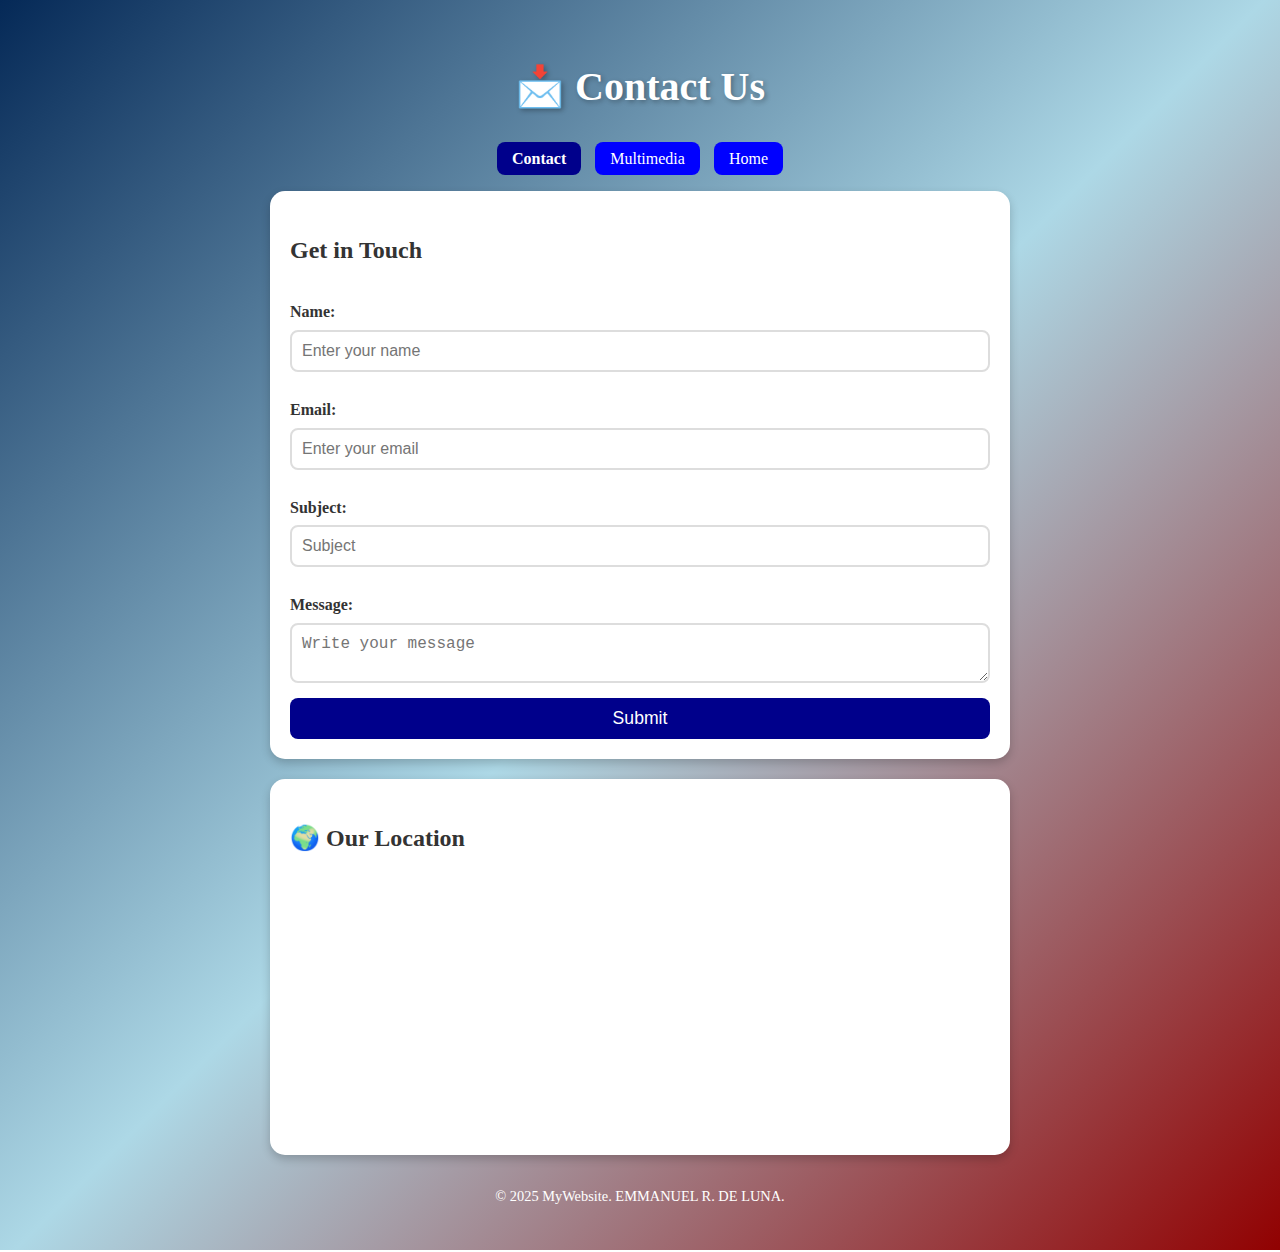
<file: contact.html>
<!DOCTYPE html>
<html lang="en">
<head>
<meta charset="UTF-8">
<meta name="viewport" content="width=device-width, initial-scale=1.0">
<title>Contact Page</title>
<link rel="stylesheet" href="style1.css">
</head>
<body>

<header>
    <h1 id="main-title">📩 Contact Us</h1>
    <nav>
        <a href="contact.html" class="active">Contact</a>
        <a href="multimedia.html">Multimedia</a>
        <a href="index.html">Home</a>
    </nav>
</header>

<main>
    <!-- Contact Form -->
    <section class="card" id="contact-form">
        <h2>Get in Touch</h2>
        <form id="myForm">
            <label for="name">Name:</label>
            <input type="text" id="name" placeholder="Enter your name" required>

            <label for="email">Email:</label>
            <input type="email" id="email" placeholder="Enter your email" required>

            <label for="subject">Subject:</label>
            <input type="text" id="subject" placeholder="Subject" required>

            <label for="message">Message:</label>
            <textarea id="message" placeholder="Write your message" required></textarea>

            <button type="submit">Submit</button>
        </form>
    </section>

    <!-- Map Section -->
    <section class="card">
        <h2>🌍 Our Location</h2>
        <iframe 
        src="https://www.google.com/maps/embed?pb=!1m14!1m12!1m3!1d1365.8206622242406!2d120.99329681930948!3d14.477556341336015!2m3!1f0!2f0!3f0!3m2!1i1024!2i768!4f13.1!5e0!3m2!1sen!2sph!4v1758778346497!5m2!1sen!2sph"width="100%" height="250" style="border:0;" allowfullscreen="" loading="lazy">
            </iframe>
    </section>
</main>

<footer>
    <p>&copy; 2025 MyWebsite. EMMANUEL R. DE LUNA.</p>
</footer>


<!-- Link JS at the very bottom -->
<script src="script.js"></script>

</body>
</html>
</file>
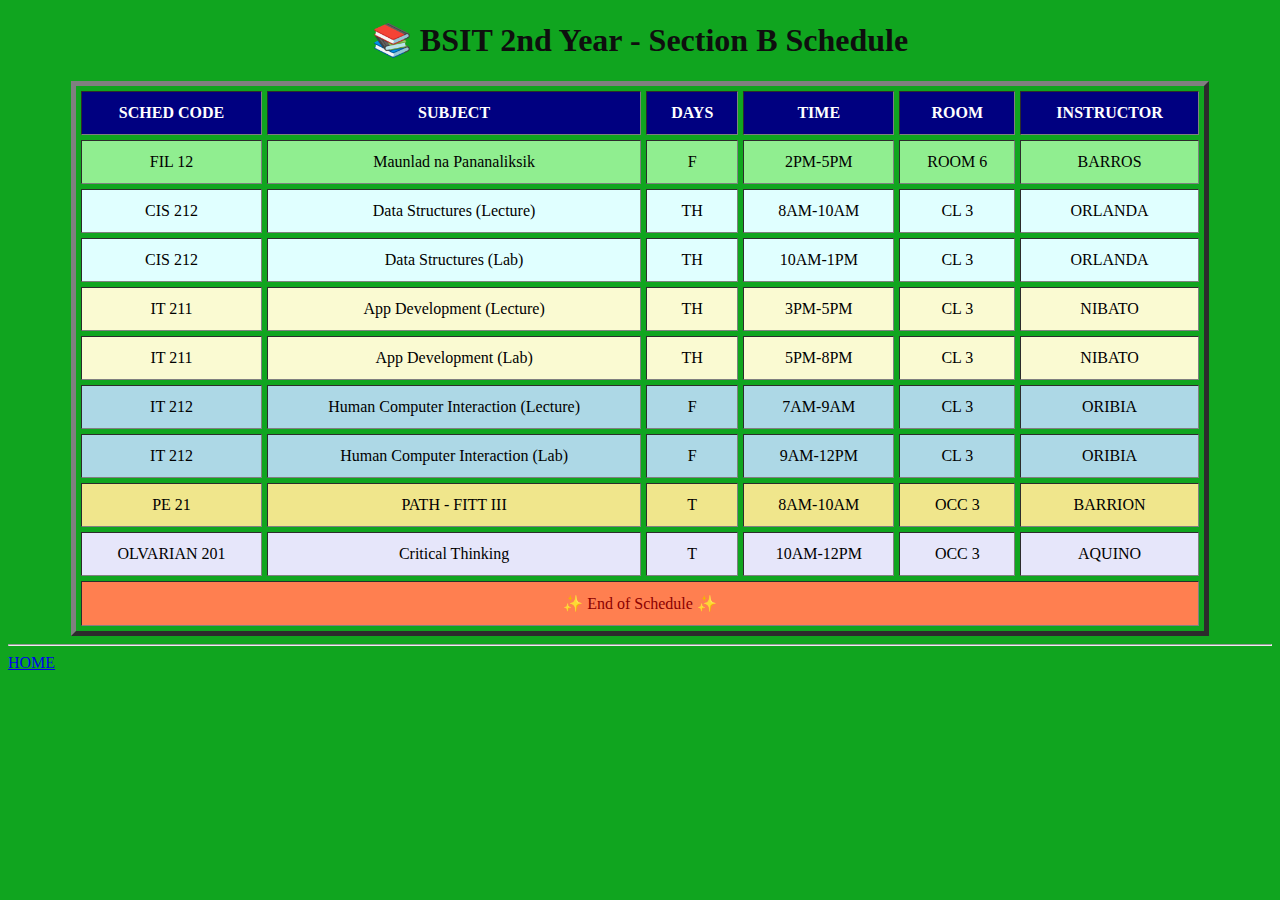
<file: schedule.html>
<!DOCTYPE html>
<html lang="en">
<head>
    <meta charset="UTF-8">
    <meta name="viewport" content="width=device-width, initial-scale=1.0">
    <title>BSIT 2nd Year Schedule</title>
</head>
<body style="background-color: #10a51f;">
 
<h1 align="center" style="color: rgb(14, 15, 14);">📚 BSIT 2nd Year - Section B Schedule</h1>
 
<table width="90%" border="5" cellpadding="12" cellspacing="5" align="center">
    <thead style="background-color: navy; color: white;">
    <tr>
        <th>SCHED CODE</th>
        <th>SUBJECT</th>
        <th>DAYS</th>
        <th>TIME</th>
        <th>ROOM</th>
        <th>INSTRUCTOR</th>
    </tr>
    </thead>
    <tbody style="background-color: lightyellow; text-align: center;">
    <tr style="background-color: lightgreen;">
        <td>FIL 12</td>
        <td>Maunlad na Pananaliksik</td>
        <td>F</td>
        <td>2PM-5PM</td>
        <td>ROOM 6</td>
        <td>BARROS</td>
    </tr>
 
    <tr style="background-color: lightcyan;">
        <td>CIS 212</td>
        <td>Data Structures (Lecture)</td>
        <td>TH</td>
        <td>8AM-10AM</td>
        <td>CL 3</td>
        <td>ORLANDA</td>
    </tr>
    <tr style="background-color: lightcyan;">
        <td>CIS 212</td>
        <td>Data Structures (Lab)</td>
        <td>TH</td>
        <td>10AM-1PM</td>
        <td>CL 3</td>
        <td>ORLANDA</td>
    </tr>
    <tr style="background-color: lightgoldenrodyellow;">
        <td>IT 211</td>
        <td>App Development (Lecture)</td>
        <td>TH</td>
        <td>3PM-5PM</td>
        <td>CL 3</td>
        <td>NIBATO</td>
    </tr>
    <tr style="background-color: lightgoldenrodyellow;">
        <td>IT 211</td>
        <td>App Development (Lab)</td>
        <td>TH</td>
        <td>5PM-8PM</td>
        <td>CL 3</td>
        <td>NIBATO</td>
    </tr>
    <tr style="background-color: lightblue;">
        <td>IT 212</td>
        <td>Human Computer Interaction (Lecture)</td>
        <td>F</td>
        <td>7AM-9AM</td>
        <td>CL 3</td>
        <td>ORIBIA</td>
    </tr>
    <tr style="background-color: lightblue;">
        <td>IT 212</td>
        <td>Human Computer Interaction (Lab)</td>
        <td>F</td>
        <td>9AM-12PM</td>
        <td>CL 3</td>
        <td>ORIBIA</td>
    </tr>
    <tr style="background-color: khaki;">
        <td>PE 21</td>
        <td>PATH - FITT III</td>
        <td>T</td>
        <td>8AM-10AM</td>
        <td>OCC 3</td>
        <td>BARRION</td>
    </tr>
    <tr style="background-color: lavender;">
        <td>OLVARIAN 201</td>
        <td>Critical Thinking</td>
        <td>T</td>
        <td>10AM-12PM</td>
        <td>OCC 3</td>
        <td>AQUINO</td>
    </tr>
    </tbody>
    <tfoot style="background-color: coral; color: darkred;">
    <tr>
        <td colspan="6" align="center">✨ End of Schedule ✨</td>
    </tr>
    </tfoot>
</table>
 
</body>
 
<hr>
 
<footer>
    <li><a href="index.html">HOME</a></li>
</footer>
</file>
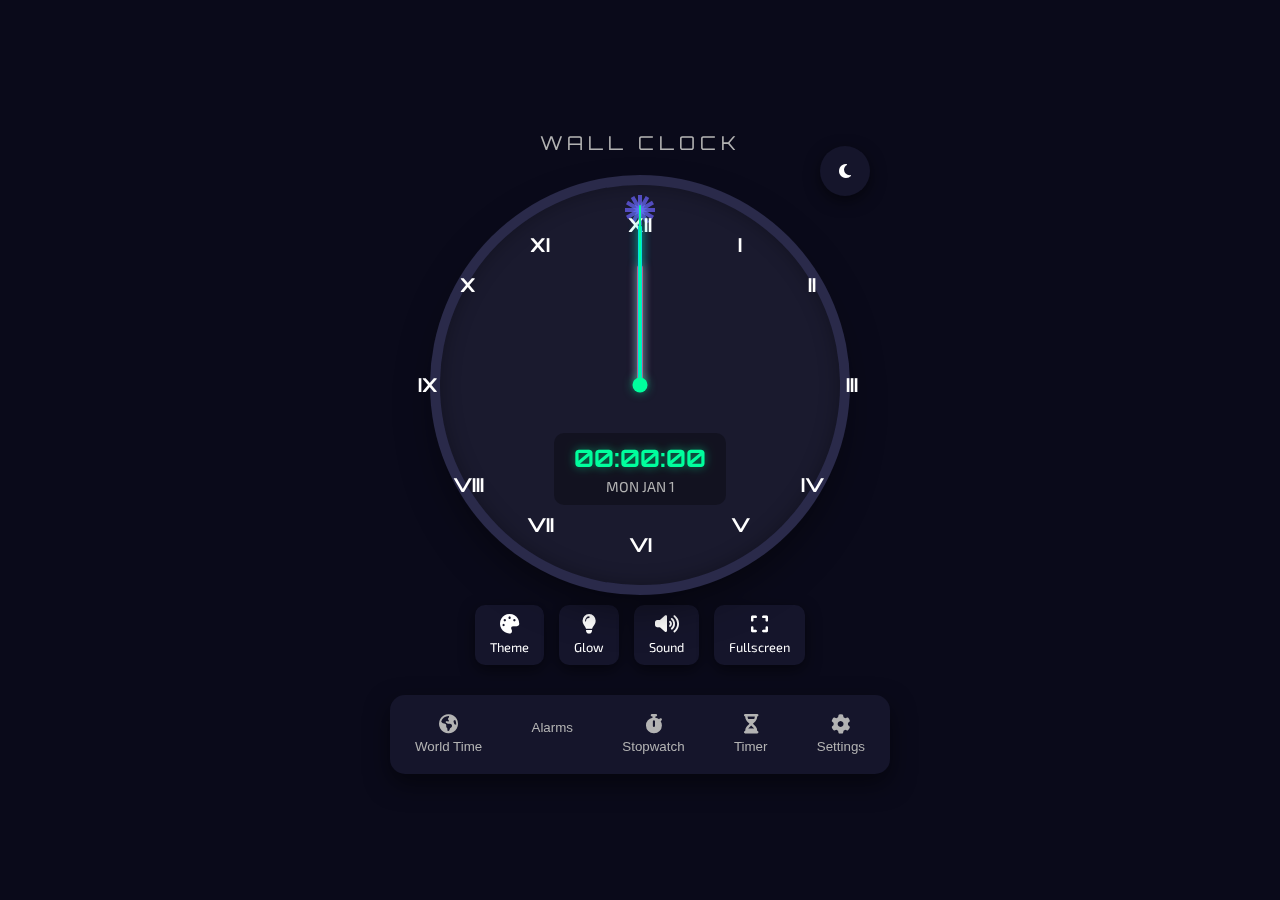
<file: wallclock.html>
<!DOCTYPE html>
<html lang="en">
<head>
    <meta charset="UTF-8">
    <meta name="viewport" content="width=device-width, initial-scale=1.0">
    <title> Wall Clock</title>
    <link rel="stylesheet" href="one.css">
    <link href="https://fonts.googleapis.com/css2?family=Orbitron:wght@400;700;900&family=Exo+2:wght@300;400;600&display=swap" rel="stylesheet">
    <link rel="stylesheet" href="https://cdnjs.cloudflare.com/ajax/libs/font-awesome/6.4.0/css/all.min.css">
</head>
<body>
    <div class="container">
        <div class="theme-toggle">
            <i class="fas fa-moon" id="theme-icon"></i>
        </div>
       
        <h1 class="clock-title">
            <span class="title-sub">WALL CLOCK</span>
        </h1>
       
        <div class="clock-container">
            <div class="clock-face">
                <div class="clock-center"></div>
               
                <!-- Hour markers -->
                <div class="marker marker-1"></div>
                <div class="marker marker-2"></div>
                <div class="marker marker-3"></div>
                <div class="marker marker-4"></div>
                <div class="marker marker-5"></div>
                <div class="marker marker-6"></div>
                <div class="marker marker-7"></div>
                <div class="marker marker-8"></div>
                <div class="marker marker-9"></div>
                <div class="marker marker-10"></div>
                <div class="marker marker-11"></div>
                <div class="marker marker-12"></div>
               
                <!-- Hour numbers -->
                <div class="number number-1">I</div>
                <div class="number number-2">II</div>
                <div class="number number-3">III</div>
                <div class="number number-4">IV</div>
                <div class="number number-5">V</div>
                <div class="number number-6">VI</div>
                <div class="number number-7">VII</div>
                <div class="number number-8">VIII</div>
                <div class="number number-9">IX</div>
                <div class="number number-10">X</div>
                <div class="number number-11">XI</div>
                <div class="number number-12">XII</div>
               
                <!-- Clock hands -->
                <div class="hand hour-hand" id="hour-hand"></div>
                <div class="hand minute-hand" id="minute-hand"></div>
                <div class="hand second-hand" id="second-hand"></div>
               
                <!-- Digital time display -->
                <div class="digital-display">
                    <div class="time" id="digital-time">00:00:00</div>
                    <div class="date" id="digital-date">MON JAN 1</div>
                </div>
            </div>
           
            <!-- Clock controls -->
            <div class="clock-controls">
                <button class="control-btn" id="theme-mode">
                    <i class="fas fa-palette"></i>
                    <span>Theme</span>
                </button>
                <button class="control-btn" id="glow-mode">
                    <i class="fas fa-lightbulb"></i>
                    <span>Glow</span>
                </button>
                <button class="control-btn" id="sound-toggle">
                    <i class="fas fa-volume-up"></i>
                    <span>Sound</span>
                </button>
                <button class="control-btn" id="fullscreen-toggle">
                    <i class="fas fa-expand"></i>
                    <span>Fullscreen</span>
                </button>
            </div>
           
            <!-- World clocks panel -->
            <div class="world-clocks-panel" id="world-clocks">
                <div class="panel-header">
                    <h3>World Clocks</h3>
                    <button class="panel-close" id="close-world-clocks">
                        <i class="fas fa-times"></i>
                    </button>
                </div>
                <div class="world-clocks-list" id="world-clocks-list">
                    <!-- World clocks will be populated here -->
                </div>
            </div>
           
            <!-- Settings panel -->
            <div class="settings-panel" id="settings-panel">
                <div class="panel-header">
                    <h3>Clock Settings</h3>
                    <button class="panel-close" id="close-settings">
                        <i class="fas fa-times"></i>
                    </button>
                </div>
                <div class="settings-content">
                    <div class="setting-group">
                        <label for="clock-style">Clock Style</label>
                        <select id="clock-style">
                            <option value="classic">Classic</option>
                            <option value="modern">Modern</option>
                            <option value="minimal">Minimal</option>
                            <option value="neon">Neon</option>
                        </select>
                    </div>
                    <div class="setting-group">
                        <label for="time-format">Time Format</label>
                        <select id="time-format">
                            <option value="24h">24-Hour</option>
                            <option value="12h">12-Hour</option>
                        </select>
                    </div>
                    <div class="setting-group">
                        <label for="hand-style">Hand Style</label>
                        <select id="hand-style">
                            <option value="sleek">Sleek</option>
                            <option value="traditional">Traditional</option>
                            <option value="arrow">Arrow</option>
                            <option value="glowing">Glowing</option>
                        </select>
                    </div>
                    <div class="setting-group">
                        <label>
                            <input type="checkbox" id="show-digital" checked>
                            Show Digital Time
                        </label>
                    </div>
                    <div class="setting-group">
                        <label>
                            <input type="checkbox" id="smooth-motion" checked>
                            Smooth Motion
                        </label>
                    </div>
                </div>
            </div>
        </div>
       
        <!-- Bottom navigation -->
        <div class="bottom-nav">
            <button class="nav-btn" id="world-clock-btn">
                <i class="fas fa-globe-americas"></i>
                World Time
            </button>
            <button class="nav-btn" id="alarm-btn">
                <i class="fas fa-alarm-clock"></i>
                Alarms
            </button>
            <button class="nav-btn" id="stopwatch-btn">
                <i class="fas fa-stopwatch"></i>
                Stopwatch
            </button>
            <button class="nav-btn" id="timer-btn">
                <i class="fas fa-hourglass-half"></i>
                Timer
            </button>
            <button class="nav-btn" id="settings-btn">
                <i class="fas fa-cog"></i>
                Settings
            </button>
        </div>
    </div>
   
    <!-- Alarm panel -->
    <div class="alarm-panel" id="alarm-panel">
        <div class="panel-header">
            <h3>Alarms</h3>
            <button class="panel-close" id="close-alarm">
                <i class="fas fa-times"></i>
            </button>
        </div>
        <div class="alarm-content">
            <div class="alarm-list" id="alarm-list">
                <!-- Alarms will be populated here -->
            </div>
            <button class="add-alarm-btn" id="add-alarm">
                <i class="fas fa-plus"></i> Add Alarm
            </button>
        </div>
    </div>
   
    <!-- Stopwatch panel -->
    <div class="stopwatch-panel" id="stopwatch-panel">
        <div class="panel-header">
            <h3>Stopwatch</h3>
            <button class="panel-close" id="close-stopwatch">
                <i class="fas fa-times"></i>
            </button>
        </div>
        <div class="stopwatch-content">
            <div class="stopwatch-display" id="stopwatch-display">00:00:00.00</div>
            <div class="stopwatch-controls">
                <button class="stopwatch-btn" id="start-stopwatch">Start</button>
                <button class="stopwatch-btn" id="lap-stopwatch">Lap</button>
                <button class="stopwatch-btn" id="reset-stopwatch">Reset</button>
            </div>
            <div class="lap-times" id="lap-times">
                <!-- Lap times will be displayed here -->
            </div>
        </div>
    </div>
   
    <!-- Timer panel -->
    <div class="timer-panel" id="timer-panel">
        <div class="panel-header">
            <h3>Timer</h3>
            <button class="panel-close" id="close-timer">
                <i class="fas fa-times"></i>
            </button>
        </div>
        <div class="timer-content">
            <div class="timer-display" id="timer-display">25:00</div>
            <div class="timer-controls">
                <button class="timer-btn" id="start-timer">Start</button>
                <button class="timer-btn" id="pause-timer">Pause</button>
                <button class="timer-btn" id="reset-timer">Reset</button>
            </div>
            <div class="timer-presets">
                <button class="preset-btn" data-minutes="5">5 min</button>
                <button class="preset-btn" data-minutes="10">10 min</button>
                <button class="preset-btn" data-minutes="15">15 min</button>
                <button class="preset-btn" data-minutes="25">25 min</button>
                <button class="preset-btn" data-minutes="30">30 min</button>
                <button class="preset-btn" data-minutes="60">60 min</button>
            </div>
        </div>
    </div>
   
    <!-- Particles background -->
    <div class="particles-container" id="particles"></div>
   
    <!-- Audio for clock sounds -->
    <audio id="tick-sound" src="https://assets.mixkit.co/active_storage/sfx/247/247-preview.mp3" preload="auto"></audio>
    <audio id="alarm-sound" src="https://assets.mixkit.co/active_storage/sfx/250/250-preview.mp3" preload="auto"></audio>
   
    <script src="wall.js"></script>
</body>
</html>
</file>
<file: one.css>
* {
    margin: 0;
    padding: 0;
    box-sizing: border-box;
}

:root {
    --primary-bg: #0a0a1a;
    --secondary-bg: #15152b;
    --accent-color: #00ff9d;
    --accent-glow: rgba(0, 255, 157, 0.5);
    --accent-secondary: #05d9e8;
    --accent-tertiary: #6c63ff;
    --text-primary: #ffffff;
    --text-secondary: #b3b3b3;
    --clock-face: #1a1a2e;
    --clock-border: #2a2a4a;
    --hand-hour: #ff2a6d;
    --hand-minute: #05d9e8;
    --hand-second: #00ff9d;
    --marker-color: #6c63ff;
    --shadow-color: rgba(0, 0, 0, 0.5);
    --transition: all 0.3s ease;
    --glow-intensity: 1;
}

.light-theme {
    --primary-bg: #f0f2f5;
    --secondary-bg: #ffffff;
    --accent-color: #6c63ff;
    --accent-glow: rgba(108, 99, 255, 0.3);
    --accent-secondary: #4285f4;
    --accent-tertiary: #34a853;
    --text-primary: #2d3436;
    --text-secondary: #636e72;
    --clock-face: #ffffff;
    --clock-border: #e0e0e0;
    --hand-hour: #ea4335;
    --hand-minute: #4285f4;
    --hand-second: #34a853;
    --marker-color: #6c63ff;
    --shadow-color: rgba(0, 0, 0, 0.1);
}

body {
    font-family: 'Exo 2', 'Orbitron', sans-serif;
    background: var(--primary-bg);
    display: flex;
    justify-content: center;
    align-items: center;
    min-height: 100vh;
    padding: 20px;
    color: var(--text-primary);
    transition: var(--transition);
    overflow-x: hidden;
    position: relative;
}

.container {
    text-align: center;
    display: flex;
    flex-direction: column;
    align-items: center;
    justify-content: center;
    width: 100%;
    max-width: 500px;
    position: relative;
    z-index: 10;
}

.theme-toggle {
    position: absolute;
    top: 20px;
    right: 20px;
    background: var(--secondary-bg);
    width: 50px;
    height: 50px;
    border-radius: 50%;
    display: flex;
    align-items: center;
    justify-content: center;
    cursor: pointer;
    box-shadow: 0 5px 15px var(--shadow-color);
    transition: var(--transition);
    z-index: 100;
}

.theme-toggle:hover {
    transform: rotate(30deg);
    box-shadow: 0 5px 15px var(--accent-glow);
}

.clock-title {
    font-family: 'Orbitron', sans-serif;
    font-weight: 900;
    font-size: 2.2rem;
    margin-bottom: 30px;
    text-transform: uppercase;
    letter-spacing: 3px;
    position: relative;
}

.title-glow {
    background: linear-gradient(45deg, var(--accent-color), var(--accent-secondary), var(--accent-tertiary));
    -webkit-background-clip: text;
    -webkit-text-fill-color: transparent;
    background-clip: text;
    display: block;
    text-shadow: 0 0 20px var(--accent-glow);
    animation: pulse 3s infinite alternate;
}

.title-sub {
    display: block;
    font-size: 1.2rem;
    font-weight: 400;
    color: var(--text-secondary);
    margin-top: 5px;
    letter-spacing: 5px;
}

@keyframes pulse {
    0% { opacity: 0.8; }
    100% { opacity: 1; }
}

.clock-container {
    position: relative;
    width: 100%;
    max-width: 400px;
    margin: 0 auto 30px;
}

.clock-face {
    position: relative;
    width: 100%;
    height: 0;
    padding-bottom: 100%;
    background: var(--clock-face);
    border-radius: 50%;
    box-shadow:
        0 0 0 10px var(--clock-border),
        0 20px 40px var(--shadow-color),
        inset 0 0 20px rgba(0, 0, 0, 0.3);
    margin-bottom: 20px;
    transition: var(--transition);
}

.clock-center {
    position: absolute;
    top: 50%;
    left: 50%;
    transform: translate(-50%, -50%);
    width: 15px;
    height: 15px;
    background: var(--accent-color);
    border-radius: 50%;
    z-index: 10;
    box-shadow: 0 0 10px var(--accent-glow);
}

/* Hour markers */
.marker {
    position: absolute;
    width: 4px;
    height: 15px;
    background: var(--marker-color);
    left: 50%;
    top: 10px;
    transform-origin: bottom center;
    transform: translateX(-50%);
    opacity: 0.7;
}

.marker-1 { transform: translateX(-50%) rotate(30deg); }
.marker-2 { transform: translateX(-50%) rotate(60deg); }
.marker-3 { transform: translateX(-50%) rotate(90deg); }
.marker-4 { transform: translateX(-50%) rotate(120deg); }
.marker-5 { transform: translateX(-50%) rotate(150deg); }
.marker-6 { transform: translateX(-50%) rotate(180deg); }
.marker-7 { transform: translateX(-50%) rotate(210deg); }
.marker-8 { transform: translateX(-50%) rotate(240deg); }
.marker-9 { transform: translateX(-50%) rotate(270deg); }
.marker-10 { transform: translateX(-50%) rotate(300deg); }
.marker-11 { transform: translateX(-50%) rotate(330deg); }
.marker-12 { transform: translateX(-50%) rotate(0deg); }

/* Hour numbers */
.number {
    position: absolute;
    font-family: 'Orbitron', sans-serif;
    font-weight: 700;
    color: var(--text-primary);
    font-size: 1.2rem;
    transform: translate(-50%, -50%);
}

.number-1 { top: 15%; left: 75%; }
.number-2 { top: 25%; left: 93%; }
.number-3 { top: 50%; left: 103%; }
.number-4 { top: 75%; left: 93%; }
.number-5 { top: 85%; left: 75%; }
.number-6 { top: 90%; left: 50%; }
.number-7 { top: 85%; left: 25%; }
.number-8 { top: 75%; left: 7%; }
.number-9 { top: 50%; left: -3%; }
.number-10 { top: 25%; left: 7%; }
.number-11 { top: 15%; left: 25%; }
.number-12 { top: 10%; left: 50%; }

/* Clock hands */
.hand {
    position: absolute;
    bottom: 50%;
    left: 50%;
    transform-origin: bottom;
    border-radius: 10px 10px 0 0;
    z-index: 5;
    transition: transform 0.5s cubic-bezier(0.4, 2.3, 0.8, 1);
}

.hour-hand {
    width: 6px;
    height: 30%;
    background: var(--hand-hour);
    transform: translateX(-50%) rotate(0deg);
    box-shadow: 0 0 10px rgba(255, 42, 109, 0.7);
}

.minute-hand {
    width: 4px;
    height: 40%;
    background: var(--hand-minute);
    transform: translateX(-50%) rotate(0deg);
    box-shadow: 0 0 10px rgba(5, 217, 232, 0.7);
}

.second-hand {
    width: 2px;
    height: 45%;
    background: var(--hand-second);
    transform: translateX(-50%) rotate(0deg);
    box-shadow: 0 0 10px rgba(0, 255, 157, 0.7);
}

/* Digital display */
.digital-display {
    position: absolute;
    bottom: 20%;
    left: 50%;
    transform: translateX(-50%);
    text-align: center;
    background: rgba(0, 0, 0, 0.3);
    padding: 10px 20px;
    border-radius: 10px;
    backdrop-filter: blur(5px);
}

.time {
    font-family: 'Orbitron', sans-serif;
    font-size: 1.5rem;
    font-weight: 700;
    color: var(--accent-color);
    text-shadow: 0 0 10px var(--accent-glow);
}

.date {
    font-family: 'Exo 2', sans-serif;
    font-size: 0.9rem;
    color: var(--text-secondary);
    margin-top: 5px;
}

/* Clock controls */
.clock-controls {
    display: flex;
    justify-content: center;
    gap: 15px;
    margin-top: 20px;
}

.control-btn {
    display: flex;
    flex-direction: column;
    align-items: center;
    background: var(--secondary-bg);
    border: none;
    border-radius: 10px;
    padding: 10px 15px;
    color: var(--text-primary);
    cursor: pointer;
    transition: var(--transition);
    box-shadow: 0 5px 15px var(--shadow-color);
}

.control-btn:hover {
    transform: translateY(-5px);
    box-shadow: 0 8px 20px var(--shadow-color);
}

.control-btn i {
    font-size: 1.2rem;
    margin-bottom: 5px;
}

.control-btn span {
    font-size: 0.8rem;
    font-family: 'Exo 2', sans-serif;
}

/* Bottom navigation */
.bottom-nav {
    display: flex;
    justify-content: space-between;
    width: 100%;
    max-width: 500px;
    background: var(--secondary-bg);
    border-radius: 15px;
    padding: 15px;
    box-shadow: 0 10px 25px var(--shadow-color);
}

.nav-btn {
    display: flex;
    flex-direction: column;
    align-items: center;
    background: none;
    border: none;
    color: var(--text-secondary);
    cursor: pointer;
    transition: var(--transition);
    padding: 5px 10px;
    border-radius: 8px;
}

.nav-btn:hover, .nav-btn.active {
    color: var(--accent-color);
    background: rgba(0, 255, 157, 0.1);
}

.nav-btn i {
    font-size: 1.2rem;
    margin-bottom: 5px;
}

.nav-btn span {
    font-size: 0.7rem;
    font-family: 'Exo 2', sans-serif;
}

/* Panels */
.world-clocks-panel,
.settings-panel,
.alarm-panel,
.stopwatch-panel,
.timer-panel {
    position: fixed;
    top: 0;
    right: -400px;
    width: 350px;
    height: 100%;
    background: var(--secondary-bg);
    padding: 25px;
    box-shadow: 0 0 30px var(--shadow-color);
    transition: right 0.5s ease;
    z-index: 100;
    overflow-y: auto;
}

.world-clocks-panel.active,
.settings-panel.active,
.alarm-panel.active,
.stopwatch-panel.active,
.timer-panel.active {
    right: 0;
}

.panel-header {
    display: flex;
    justify-content: space-between;
    align-items: center;
    margin-bottom: 20px;
    padding-bottom: 15px;
    border-bottom: 1px solid rgba(255, 255, 255, 0.1);
}

.panel-header h3 {
    font-family: 'Orbitron', sans-serif;
    font-weight: 700;
    color: var(--text-primary);
}

.panel-close {
    background: transparent;
    border: none;
    color: var(--text-secondary);
    cursor: pointer;
    font-size: 1.2rem;
    transition: var(--transition);
}

.panel-close:hover {
    color: var(--accent-color);
    transform: scale(1.1);
}

/* World clocks */
.world-clocks-list {
    display: flex;
    flex-direction: column;
    gap: 15px;
}

.world-clock-item {
    display: flex;
    justify-content: space-between;
    align-items: center;
    padding: 15px;
    background: var(--primary-bg);
    border-radius: 10px;
    transition: var(--transition);
}

.world-clock-item:hover {
    transform: translateX(5px);
    box-shadow: 0 5px 15px var(--shadow-color);
}

.world-clock-info {
    text-align: left;
}

.world-clock-city {
    font-weight: 600;
    color: var(--text-primary);
}

.world-clock-timezone {
    font-size: 0.8rem;
    color: var(--text-secondary);
}

.world-clock-time {
    font-family: 'Orbitron', sans-serif;
    font-weight: 700;
    color: var(--accent-color);
}

/* Settings */
.settings-content {
    display: flex;
    flex-direction: column;
    gap: 20px;
}

.setting-group {
    display: flex;
    flex-direction: column;
    gap: 8px;
    text-align: left;
}

.setting-group label {
    font-weight: 600;
    color: var(--text-primary);
}

.setting-group select,
.setting-group input[type="text"],
.setting-group input[type="number"] {
    padding: 10px;
    border-radius: 8px;
    border: 1px solid rgba(255, 255, 255, 0.1);
    background: var(--primary-bg);
    color: var(--text-primary);
    font-family: 'Exo 2', sans-serif;
}

.setting-group input[type="checkbox"] {
    margin-right: 10px;
}

/* Stopwatch */
.stopwatch-display {
    font-family: 'Orbitron', sans-serif;
    font-size: 2.5rem;
    font-weight: 700;
    color: var(--accent-color);
    text-shadow: 0 0 10px var(--accent-glow);
    margin: 20px 0;
}

.stopwatch-controls {
    display: flex;
    justify-content: center;
    gap: 15px;
    margin-bottom: 20px;
}

.stopwatch-btn {
    padding: 10px 20px;
    border: none;
    border-radius: 8px;
    background: var(--accent-color);
    color: white;
    font-family: 'Exo 2', sans-serif;
    font-weight: 600;
    cursor: pointer;
    transition: var(--transition);
}

.stopwatch-btn:hover {
    transform: translateY(-3px);
    box-shadow: 0 5px 15px var(--accent-glow);
}

.lap-times {
    max-height: 200px;
    overflow-y: auto;
}

.lap-item {
    display: flex;
    justify-content: space-between;
    padding: 10px;
    border-bottom: 1px solid rgba(255, 255, 255, 0.1);
}

/* Timer */
.timer-display {
    font-family: 'Orbitron', sans-serif;
    font-size: 3rem;
    font-weight: 700;
    color: var(--accent-color);
    text-shadow: 0 0 10px var(--accent-glow);
    margin: 20px 0;
}

.timer-controls {
    display: flex;
    justify-content: center;
    gap: 15px;
    margin-bottom: 20px;
}

.timer-btn {
    padding: 10px 20px;
    border: none;
    border-radius: 8px;
    background: var(--accent-secondary);
    color: white;
    font-family: 'Exo 2', sans-serif;
    font-weight: 600;
    cursor: pointer;
    transition: var(--transition);
}

.timer-btn:hover {
    transform: translateY(-3px);
    box-shadow: 0 5px 15px rgba(5, 217, 232, 0.5);
}

.timer-presets {
    display: grid;
    grid-template-columns: repeat(3, 1fr);
    gap: 10px;
}

.preset-btn {
    padding: 10px;
    border: none;
    border-radius: 8px;
    background: var(--primary-bg);
    color: var(--text-primary);
    font-family: 'Exo 2', sans-serif;
    cursor: pointer;
    transition: var(--transition);
}

.preset-btn:hover {
    background: var(--accent-tertiary);
    color: white;
}

/* Alarm */
.alarm-list {
    margin-bottom: 20px;
}

.alarm-item {
    display: flex;
    justify-content: space-between;
    align-items: center;
    padding: 15px;
    background: var(--primary-bg);
    border-radius: 10px;
    margin-bottom: 10px;
    transition: var(--transition);
}

.alarm-item:hover {
    transform: translateX(5px);
}

.alarm-time {
    font-family: 'Orbitron', sans-serif;
    font-size: 1.5rem;
    font-weight: 700;
    color: var(--accent-color);
}

.alarm-label {
    font-size: 0.9rem;
    color: var(--text-secondary);
}

.alarm-actions {
    display: flex;
    gap: 10px;
}

.alarm-action-btn {
    background: transparent;
    border: none;
    color: var(--text-secondary);
    cursor: pointer;
    transition: var(--transition);
}

.alarm-action-btn:hover {
    color: var(--accent-color);
}

.add-alarm-btn {
    width: 100%;
    padding: 15px;
    border: 2px dashed var(--accent-color);
    border-radius: 10px;
    background: transparent;
    color: var(--accent-color);
    font-family: 'Exo 2', sans-serif;
    font-weight: 600;
    cursor: pointer;
    transition: var(--transition);
}

.add-alarm-btn:hover {
    background: rgba(0, 255, 157, 0.1);
}

/* Particles */
.particles-container {
    position: fixed;
    top: 0;
    left: 0;
    width: 100%;
    height: 100%;
    pointer-events: none;
    z-index: 1;
}

.particle {
    position: absolute;
    width: 3px;
    height: 3px;
    background: var(--accent-color);
    border-radius: 50%;
    opacity: 0.5;
    animation: float 15s infinite linear;
}

@keyframes float {
    0% {
        transform: translateY(100vh) rotate(0deg);
        opacity: 0;
    }
    10% {
        opacity: 0.7;
    }
    90% {
        opacity: 0.7;
    }
    100% {
        transform: translateY(-100px) rotate(360deg);
        opacity: 0;
    }
}

/* Responsive Design */
@media (max-width: 480px) {
    .container {
        max-width: 350px;
    }
   
    .clock-title {
        font-size: 1.8rem;
    }
   
    .title-sub {
        font-size: 1rem;
    }
   
    .clock-face {
        max-width: 320px;
        margin: 0 auto 20px;
    }
   
    .number {
        font-size: 1rem;
    }
   
    .digital-display {
        bottom: 15%;
    }
   
    .time {
        font-size: 1.2rem;
    }
   
    .world-clocks-panel,
    .settings-panel,
    .alarm-panel,
    .stopwatch-panel,
    .timer-panel {
        width: 300px;
        right: -300px;
    }
   
    .bottom-nav {
        padding: 10px;
    }
   
    .nav-btn {
        padding: 5px;
    }
   
    .nav-btn span {
        font-size: 0.6rem;
    }
}

@media (max-width: 350px) {
    .container {
        max-width: 300px;
    }
   
    .clock-title {
        font-size: 1.5rem;
    }
   
    .clock-face {
        max-width: 280px;
    }
   
    .world-clocks-panel,
    .settings-panel,
    .alarm-panel,
    .stopwatch-panel,
    .timer-panel {
        width: 280px;
        right: -280px;
    }
}
</file>
<file: style1.css>
General Reset */
* {
    margin: 0;
    padding: 0;
    box-sizing: border-box;
    font-family: 'Poppins', sans-serif;
}

/* Background and Layout */
body {
    background: linear-gradient(135deg, rgb(5, 41, 87), lightblue, rgb(145, 1, 1));
    color: #333;
    line-height: 1.6;
    padding: 20px;
}

/* Header */
header {
    text-align: center;
    margin-bottom: 20px;
}

#main-title {
    font-size: 2.5rem;
    color: #fff;
    text-shadow: 2px 2px 5px rgba(0,0,0,0.3);
}

/* Navigation */
nav {
    margin-top: 10px;
}

nav a {
    text-decoration: none;
    color: white;
    background: blue;
    padding: 8px 15px;
    margin: 0 5px;
    border-radius: 8px;
    transition: background 0.3s;
}

nav a:hover {
    background: darkblue;
}

nav a.active {
    background: darkblue;
    font-weight: bold;
}

/* Card Design */
.card {
    background: #fff;
    border-radius: 15px;
    box-shadow: 0px 4px 10px rgba(0,0,0,0.2);
    padding: 20px;
    margin: 20px auto;
    width: 80%;
    max-width: 700px;
    transition: transform 0.3s ease;
}

.card:hover {
    transform: translateY(-5px);
}

/* Form Styling */
form {
    display: flex;
    flex-direction: column;
}

label {
    margin-top: 10px;
    font-weight: bold;
}

input, textarea {
    margin: 5px 0 15px;
    padding: 10px;
    border: 2px solid #ddd;
    border-radius: 8px;
    font-size: 1rem;
}

button {
    background: darkblue;
    color: white;
    padding: 10px;
    border: none;
    border-radius: 8px;
    cursor: pointer;
    font-size: 1.1rem;
    transition: background 0.3s;
}

button:hover {
    background: darkblue;
}

/* Multimedia */
video, audio {
    margin-top: 15px;
    border-radius: 10px;
    box-shadow: 0px 3px 8px rgba(0,0,0,0.2);
}

/* Footer */
footer {
    text-align: center;
    margin-top: 30px;
    font-size: 0.9rem;
    color: #fff;
}

.video-container {
    display: flex;
    justify-content: center;
    align-items: center;
    margin-top: 15px;
}

.video-container video {
    border: 4px solid blue;         
    border-radius: 15px;           
    box-shadow: 0px 6px 15px rgba(0, 0, 0, 0.4);
    max-width: 100%;
    transition: all 0.3s ease;   /* smooth animation */
}

.video-container video:hover {
    box-shadow: 0px 0px 20px blue; /* glowing effect */
    transform: scale(1.02);      /* slight zoom on hover */
}

/* Audio styling */
.audio-container {
    display: flex;
    justify-content: center;
    align-items: center;
    margin-top: 15px;
}

.audio-container audio {
    border: 3px solid blue;        
    border-radius: 12px;          /* rounded corners */
    box-shadow: 0px 4px 10px rgba(0,0,0,0.3);
    padding: 5px;                 /* adds space inside border */
    transition: all 0.3s ease;
}

.audio-container audio:hover {
    box-shadow: 0px 0px 15px blue; /* glowing red on hover */
    transform: scale(1.02);      /* slight zoo
</file>
